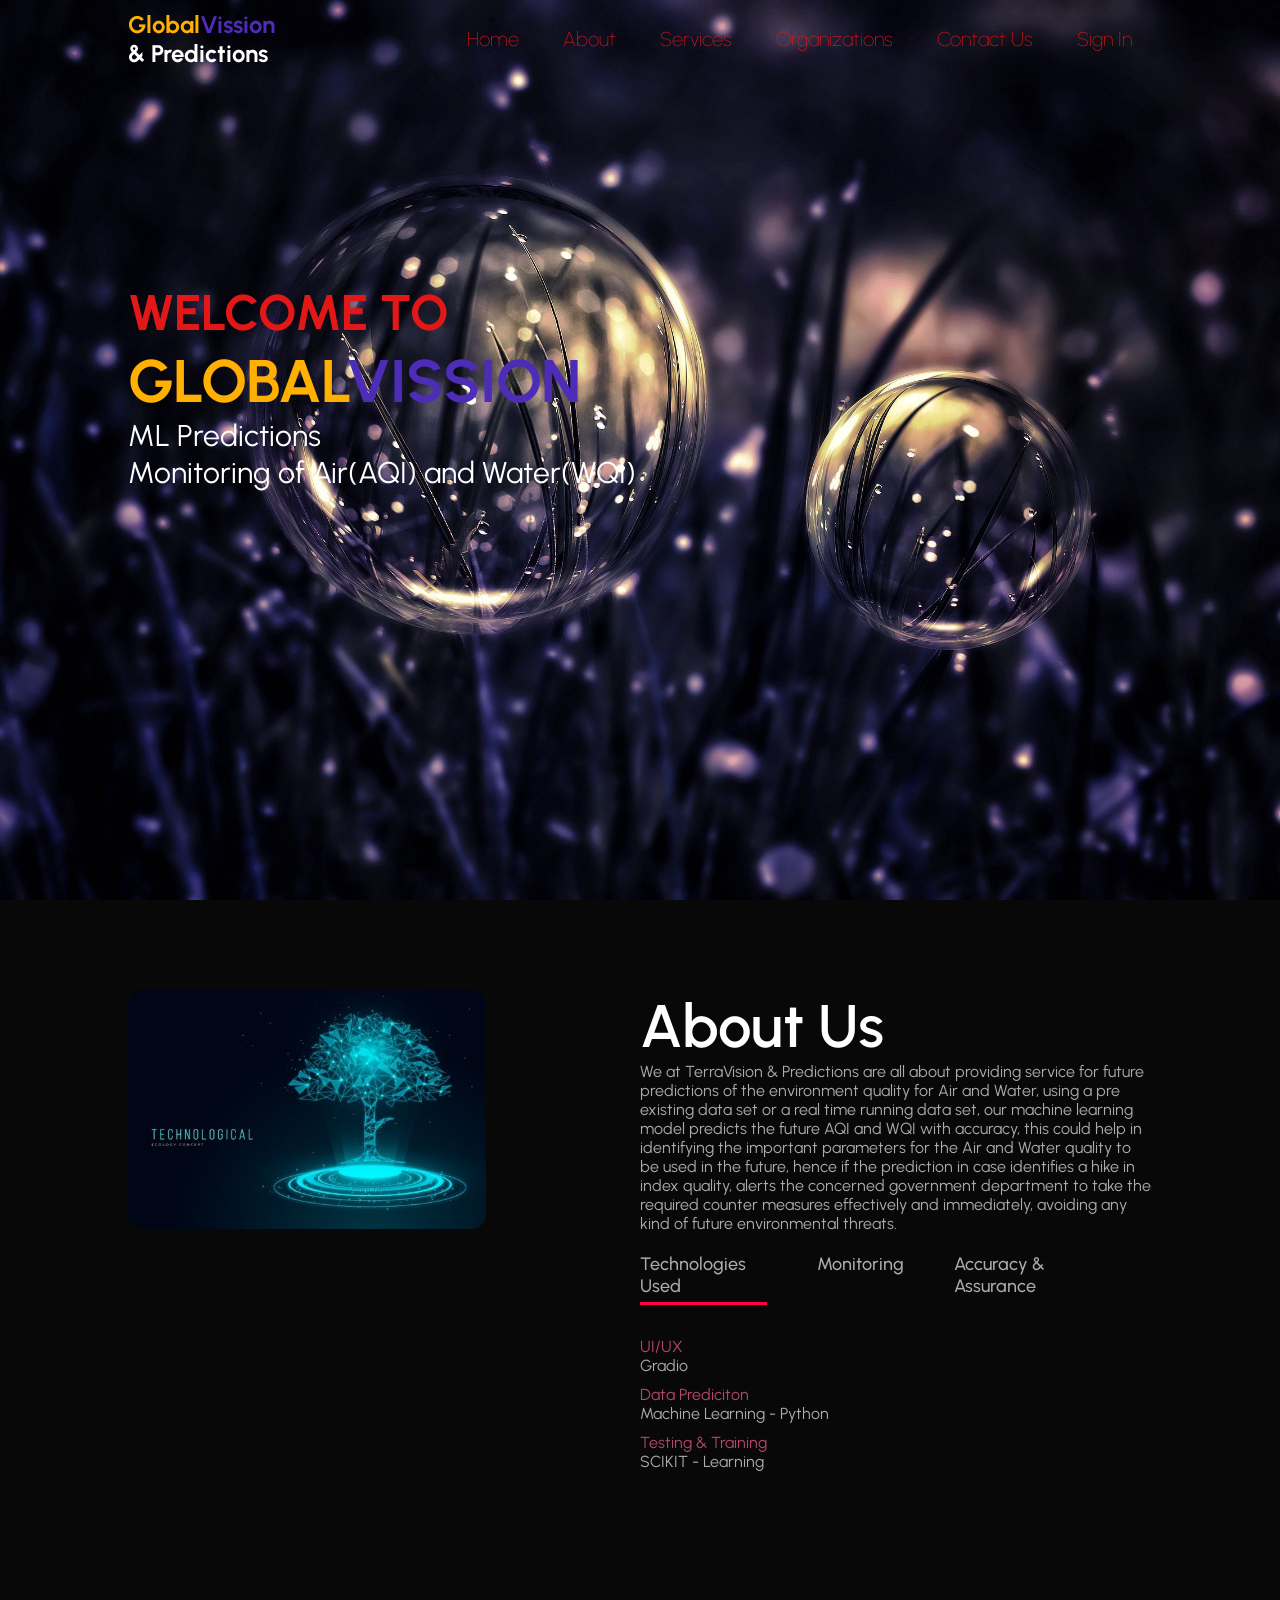
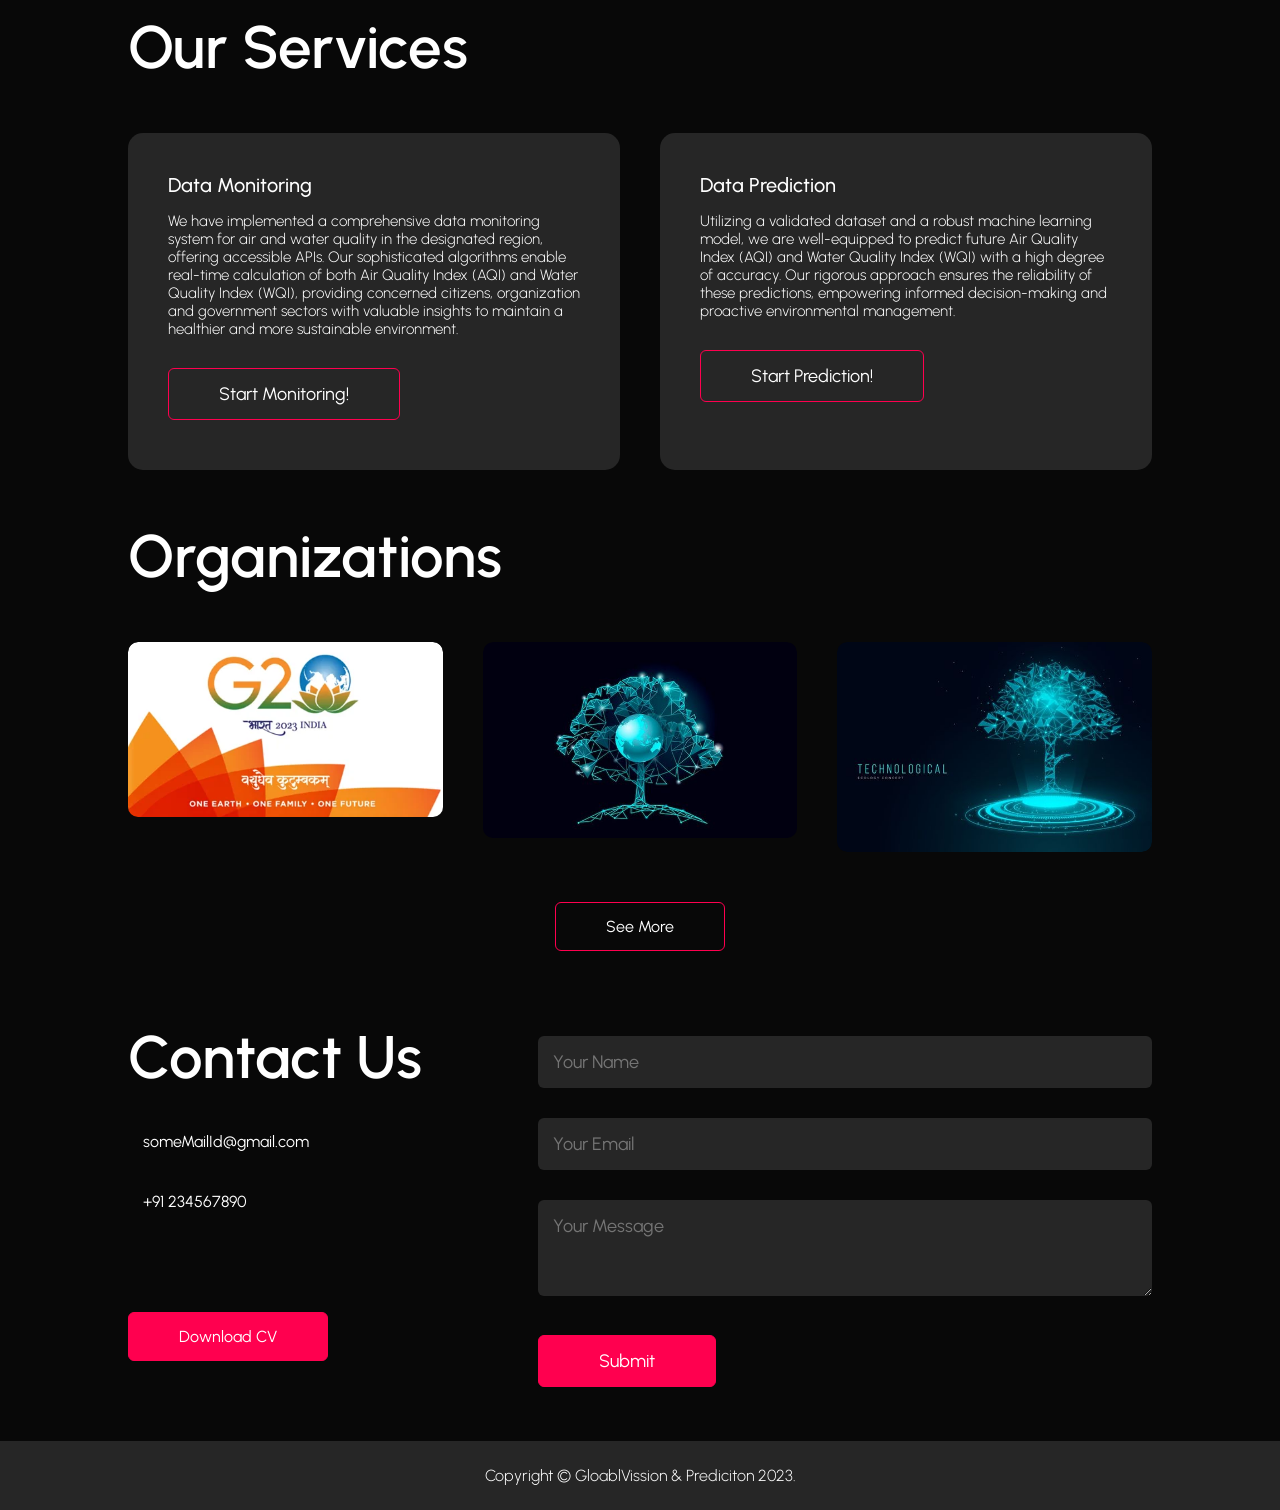
<file: website-UI/index.html>
<!DOCTYPE html>
<html lang="en">
<head>
    <meta charset="UTF-8">
    <meta http-equiv="X-UA-Compatible" content="IE=edge">
    <meta name="viewport" content="width=device-width, initial-scale=1.0">
    <title>GlobalVission</title>
    
    <!-- font -->
    <link rel="preconnect" href="https://fonts.googleapis.com">
    <link rel="preconnect" href="https://fonts.gstatic.com" crossorigin>
    <link href="https://fonts.googleapis.com/css2?family=Urbanist:wght@300&display=swap" rel="stylesheet">
    
    <!-- stylesheet -->
    <link rel="stylesheet" href="style.css"> 
    
    <!-- unicons -->
    <link rel="stylesheet" href="https://unicons.iconscout.com/release/v4.0.8/css/line.css">

    <!-- scriptsheet -->
    <link rel="script" href="script.js">
</head>
<body>
    <!------------------- header-------------------->
    <div id="header">
        <div class="container">
            <nav>
                <!-- logo -->
                <div class="logo">
                    <h1><span style="color: #FFB000;">Global</span><span style="color: #4D2DB7;">Vission</span> & Predictions</h1>
                </div>
                <ul id="sidemenu">
                    <!-- navigation bar -->
                    <li><a href="#header">Home</a></li>
                    <li><a href="#about">About</a></li>
                    <li><a href="#services">Services</a></li>
                    <li><a href="#portfolio">Organizations</a></li>
                    <li><a href="#contact">Contact Us</a></li>
                    <li><a href="login.html">Sign In</a></li>
                    <i class="uil uil-times" onclick="closemenu()"></i>
                </ul>
                <i class="uil uil-list-ul" onclick="openmenu()"></i>
            </nav>
            <div class="header-text">
                <h1> <span style="font-size: 50px;">WELCOME TO</span><br>
                    <span style="color: #FFB000;">GLOBAL</span><span style="color: #4D2DB7;">VISSION</span>
                </h1>
                <p>ML Predictions <br>Monitoring of Air(AQI) and Water(WQI) </p>
            </div> 
        </div>
    </div>

     <!-- ---------------------------------------------ABOUT ME------------------------------------------------ -->

    <div id="about">
        <div class="container">
            <div class="row">
                <div class="about-col-1">
                    <img src="images/35777f9ded02657183e0f5b96803efe0.jpg">
                </div>
                <div class="about-col-2">
                    <h1 class="sub-title">About Us</h1>
                    <p>We at TerraVision & Predictions are all about providing service for future predictions of the environment quality for Air and Water, 
                        using a pre existing data set or a real time running data set, our machine learning model predicts the future AQI and WQI with accuracy,
                        this could help in identifying the important parameters for the Air and Water quality to be used in the future, hence if the prediction 
                        in case identifies a hike in index quality, alerts the concerned government department to take the required counter measures effectively 
                        and immediately, avoiding any kind of future environmental threats. 
                    </p>
                    <div class="tab-titles">
                        <p class="tab-links active-link" onclick="opentab('skills')">Technologies Used</p>
                        <p class="tab-links" onclick="opentab('experience')">Monitoring</p>
                        <p class="tab-links" onclick="opentab('education')">Accuracy & Assurance</p>
                    </div>
                    <div class="tab-contents active-tab" id="skills">
                        <ul>
                            <li><span>UI/UX</span><br>Gradio</li>
                            <li><span>Data Prediciton</span><br>Machine Learning - Python</li>
                            <li><span>Testing & Training</span><br>SCIKIT - Learning</li>
                        </ul>
                    </div>
                    <div class="tab-contents" id="experience">
                        <ul>
                            <li><span>Pre Existent Data Sets</span><br>CSV files</li>
                            <li><span>Real Time Data Sets</span><br>Website URLs</li>      
                        </ul>
                    </div>
                    <div class="tab-contents" id="education">
                        <ul>
                            <li><span>Data Quality/Quantity</span><br>Valid Parameters and Reliable Data, ensures precise predictions.</li>
                            <li><span>Interdisciplinary Collaboration</span><br>Engage experts from multiple disciplines, including environmental science, meteorology, and data science, to ensure a comprehensive and accurate approach.</li>
                            <li><span>Model Transparency</span><br>Our model is transparent and interpretable. Explainable AI techniques can help stakeholders understand why the model makes certain predictions.</li>
                        </ul>
                    </div>
                </div>
            </div>
        </div>
    </div>

    <!-- ---------------------------------------------SERVICES------------------------------------------------ -->

    <div id="services">
        <div class="container">
            <div class="sub-title">Our Services</div>
            <div class="services-list">
                <div>
                    <i class="uil uil-mobile-android-alt"></i>
                    <h2>Data Monitoring</h2>
                    <p style="font-size: 15px;">
                        We have implemented a comprehensive data monitoring system for air and water quality in the designated region, offering accessible APIs.
                         Our sophisticated algorithms enable real-time calculation of both Air Quality Index (AQI) and Water Quality Index (WQI), providing 
                         concerned citizens, organization and government sectors with valuable insights to maintain a healthier and more sustainable environment.
                    </p>
                    <a href="data_monitoring.html">
                        <button id="prediction" class="predictionButton" style="font-size: 18px; color: white;">
                            Start Monitoring!
                        </button>
                    </a>
                </div>
                <div>
                    <i class="uil uil-layers-alt"></i>
                    <h2>Data Prediction</h2>
                    <p style="font-size: 15px;">
                        Utilizing a validated dataset and a robust machine learning model, we are well-equipped to predict future Air Quality Index (AQI) 
                        and Water Quality Index (WQI) with a high degree of accuracy. Our rigorous approach ensures the reliability of these predictions, 
                        empowering informed decision-making and proactive environmental management.
                    </p>
                    <a href="data_prediction.html">
                        <button id="prediction" class="predictionButton" style="font-size: 18px; color: white;">
                            Start Prediction!
                        </button>
                    </a>
                    <!-- <a id="prediction" style="font-size: 18px;">Start Prediction!</a> -->
                </div>

                
                <!-- <div>
                    <i class="uil uil-laptop"></i>
                    <h2>Web Development</h2>
                    <p>
                        Lorem ipsum dolor sit, suscipit natus quisquam 
                        itaque commodi temporibus molestiae at illo.
                    </p>
                    <a href="#">Learn More</a>
                </div> -->
            </div>
        </div>
    </div>

    <!-- ---------------------------------------------org----------------------------------------------- -->

    <div id="portfolio">
        <div class="container">
            <div class="sub-title">Organizations</div>
            <div class="work-list">
                <div class="work">
                    <img src="images/g2.png.webp">
                    <div class="layer">
                        <h3>ORG_1</h3>
                        <p>Basic description of how this organization is collaborating/providing</p>
                        <a href="#"><i class="uil uil-link"></i></a>
                    </div>
                </div>
                <div class="work">
                    <img src="images/1ab5fdc6a5124c89dbb766d4732052e1.jpg">
                    <div class="layer">
                        <h3>ORG_2</h3>
                        <p>Basic description of how this organization is collaborating/providing</p>
                        <a href="#"><i class="uil uil-link"></i></a>
                    </div>
                </div>
                <div class="work">
                    <img src="images/35777f9ded02657183e0f5b96803efe0.jpg">
                    <div class="layer">
                        <h3>ORG_3</h3>
                        <p>Basic description of how this organization is collaborating/providing</p>
                        <a href="#"><i class="uil uil-link"></i></a>
                    </div>
                </div>
            </div>
            <a href="#" class="btn">See More</a>
        </div>
    </div>

    <!-- --------------------------------------Contact Me------------------------- -->

    <div id="contact">
        <div class="container">
            <div class="row">
                <div class="contact-left">
                    <h1 class="sub-title">Contact Us</h1>
                    <p><i class="uil uil-laptop"></i>someMailId@gmail.com</p>
                    <p><i class="uil uil-phone"></i>+91 234567890</p>
                    <div class="social-icons">
                        <a href=""><i class="uil uil-instagram"></i></a>
                        <a href=""><i class="uil uil-github"></i></a>
                        <a href=""><i class="uil uil-twitter-alt"></i></a>
                        <a href=""><i class="uil uil-linkedin"></i></a>
                    </div>
                    <a href="images/CV.pdf" download class="btn btn2">Download CV</a>
                </div>
                <div class="contact-right">
                    <form name="submit-to-google-sheet">
                        <input type="text" name="Name" placeholder="Your Name" required>
                        <input type="email" name="Email ID" placeholder="Your Email" required>
                        <textarea name="Message" rows="3" placeholder="Your Message"></textarea>
                        <button type="submit" class="btn btn2">Submit</button>
                    </form>
                    <span id="msg"></span>
                </div>
            </div>
        </div>
        <div class="copyright">
            <p>Copyright © GloablVission & Prediciton 2023.</p>
        </div>
    </div>
    <script src="js/main.js"></script>
</body> 
</html>
</file>
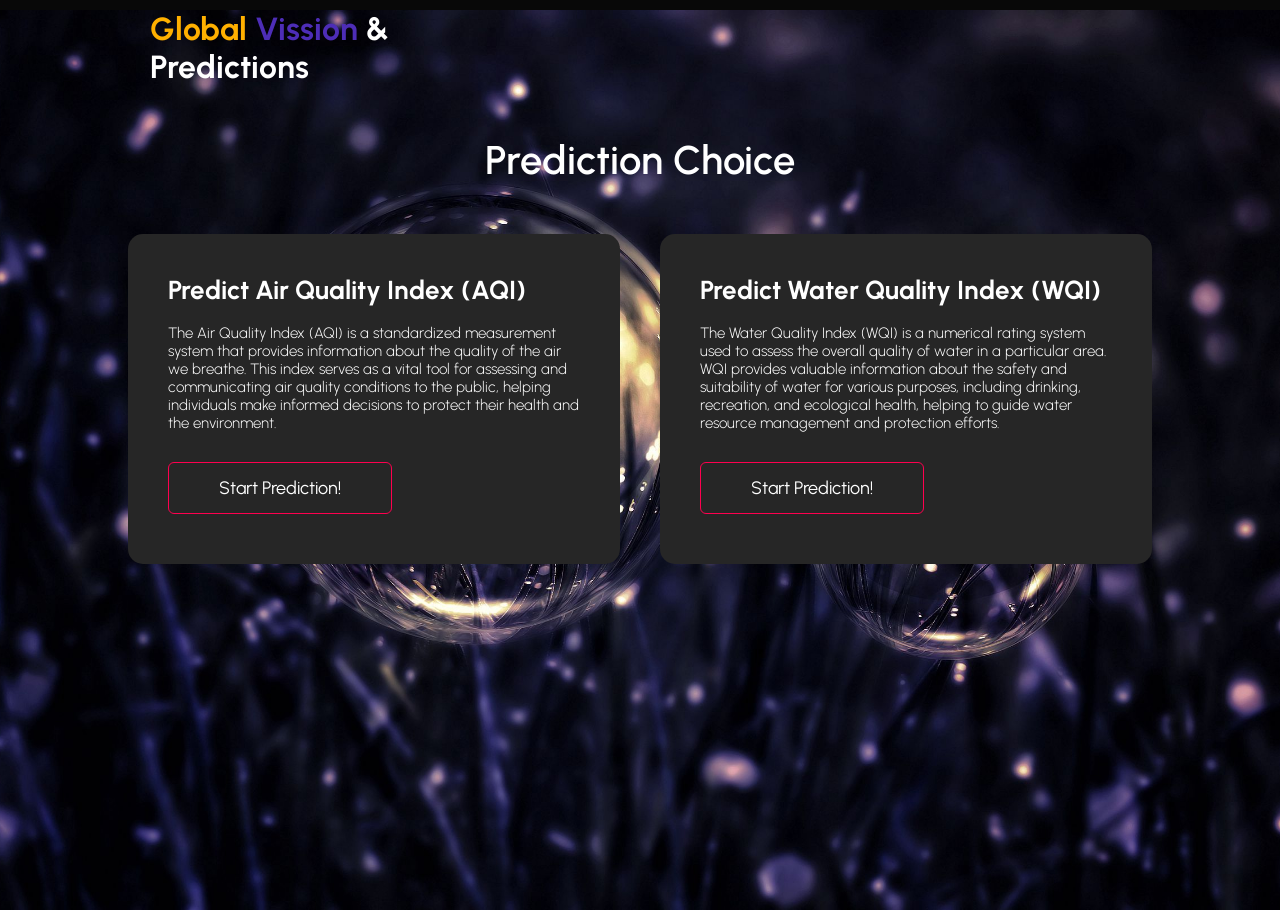
<file: website-UI/data_prediction.html>
<!DOCTYPE html>
<html lang="en">
<head>
    <meta charset="UTF-8">
    <meta name="viewport" content="width=device-width, initial-scale=1.0">
    <title>Data Prediction</title>

    <!-- font -->
    <link rel="preconnect" href="https://fonts.googleapis.com">
    <link rel="preconnect" href="https://fonts.gstatic.com" crossorigin>
    <link href="https://fonts.googleapis.com/css2?family=Urbanist:wght@300&display=swap" rel="stylesheet">
       
    <!-- stylesheet -->
    <link rel="stylesheet" href="style.css">    
       
    <!-- unicons -->
    <link rel="stylesheet" href="https://unicons.iconscout.com/release/v4.0.8/css/line.css">
    
    <!-- style -->
    <link rel="stylesheet" href="dataPrediction.css">
</head>

<body>

    <div id="header">
        <div class="logo">
            <h1>
                <span style="color: #FFB000;">Global</span>
                <span style="color: #4D2DB7;">Vission</span> 
                & Predictions
            </h1>
        </div>
        <div id="services">
            <div class="container">
                <div class="sub-title">Prediction Choice</div>
                <div class="services-list">
                    <div>
                        <i class="uil uil-mobile-android-alt"></i>
                        <h1>Predict Air Quality Index (AQI)</h2>
                        <p style="font-size: 15px;">
                            <br>
                            The Air Quality Index (AQI) is a standardized measurement system that 
                            provides information about the quality of the air we breathe.  This index serves 
                            as a vital tool for assessing and communicating air quality conditions to the public,
                             helping individuals make informed decisions to protect their health and the environment.
                        </p>
                        <a href="dashboard/dash.html">
                            <button id="prediction" class="predictionButton" style="font-size: 18px; color: white;">
                                Start Prediction!
                            </button>
                        </a>
                    </div>
                    <div>
                        <i class="uil uil-layers-alt"></i>
                        <h1>Predict Water Quality Index (WQI)</h2>
                        <p style="font-size: 15px;">
                            <br>
                            The Water Quality Index (WQI) is a numerical rating system used to assess the overall 
                            quality of water in a particular area. WQI provides valuable information about the safety 
                            and suitability of water for various purposes, including drinking, recreation, and 
                            ecological health, helping to guide water resource management and protection efforts.
                        </p>
                        <a href="dashboard/water_dash.html">
                            <button id="prediction" class="predictionButton" style="font-size: 18px; color: white;">
                                Start Prediction!
                            </button>
                        </a>
                        <!-- <a id="prediction" style="font-size: 18px;">Start Prediction!</a> -->
                    </div>
    
                    
                    <!-- <div>
                        <i class="uil uil-laptop"></i>
                        <h2>Web Development</h2>
                        <p>
                            Lorem ipsum dolor sit, suscipit natus quisquam 
                            itaque commodi temporibus molestiae at illo.
                        </p>
                        <a href="#">Learn More</a>
                    </div> -->
                </div>
            </div>
        </div>
    </div>
    
</body>
</html>
</html>
</file>
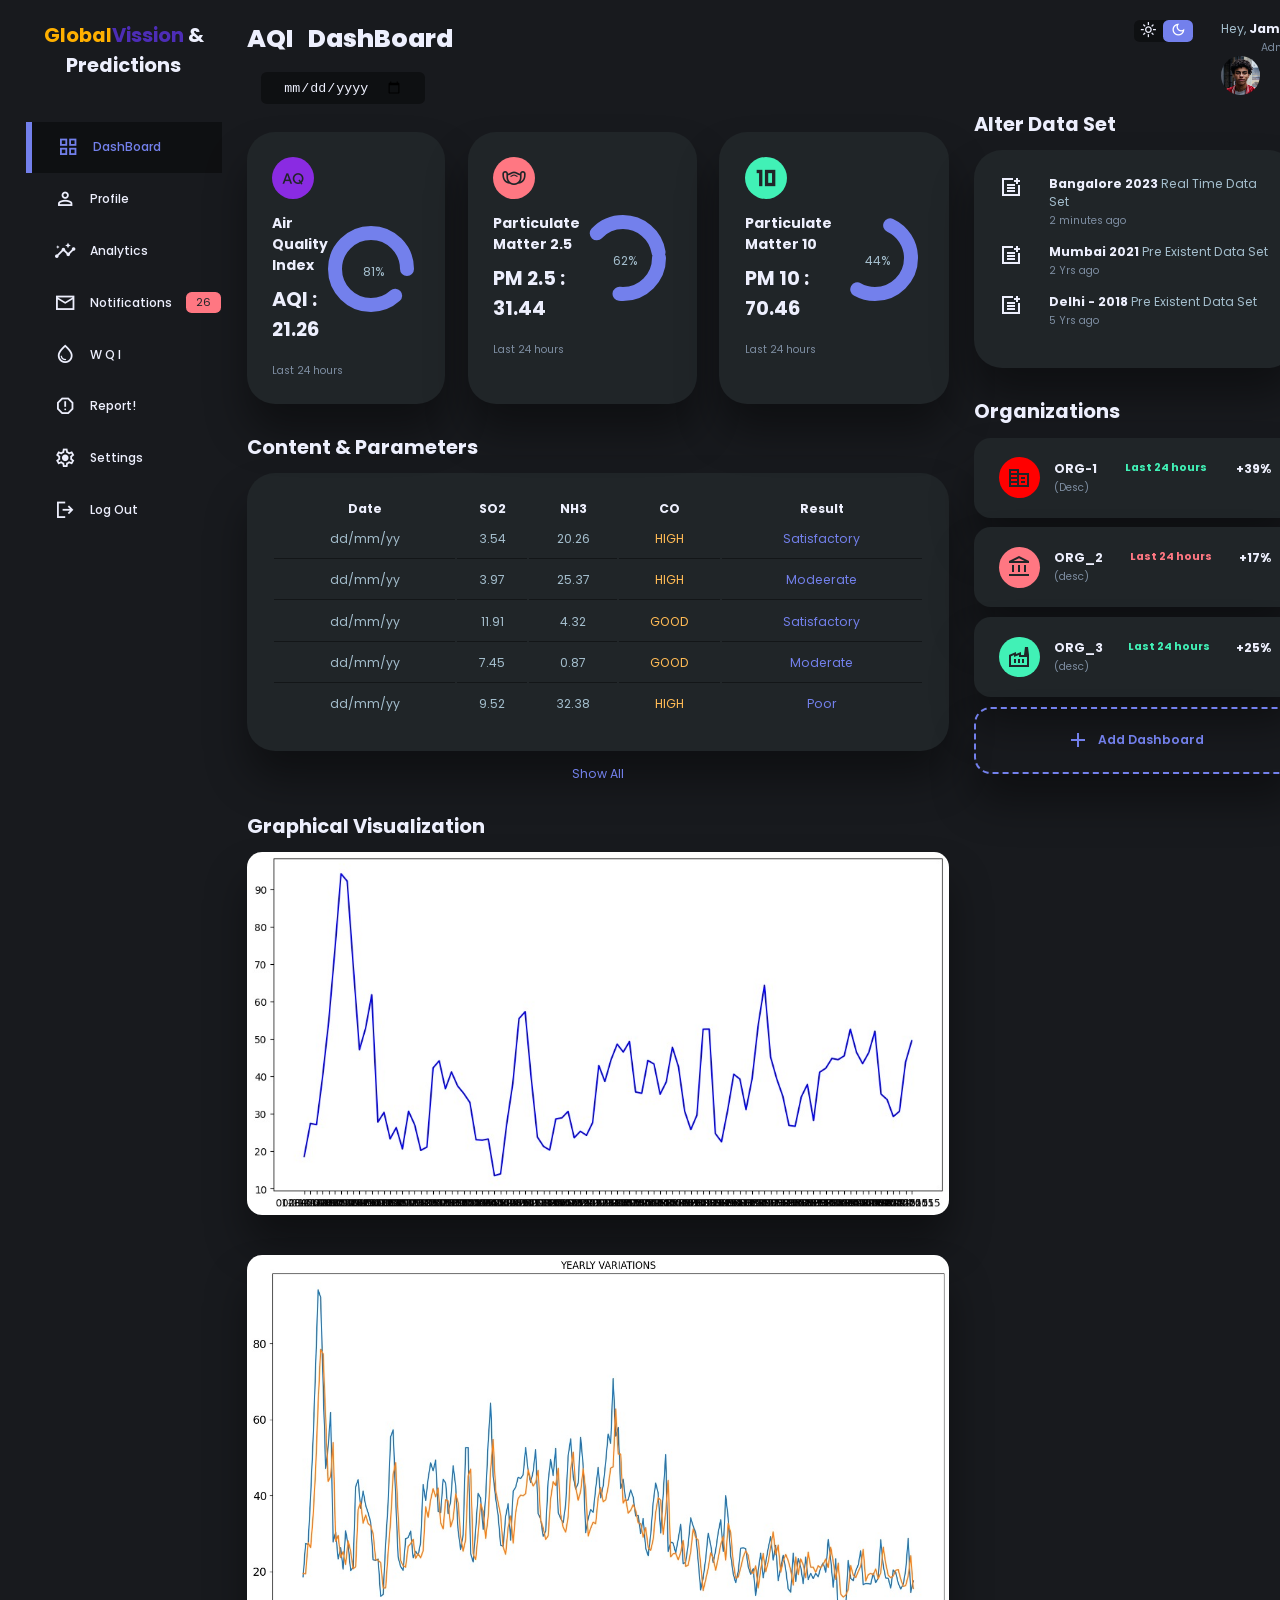
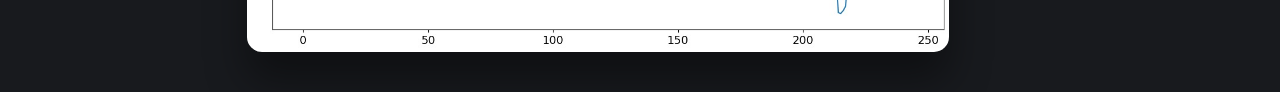
<file: website-UI/dashboard/dash.html>
<!DOCTYPE html>
<html lang="en">
<head>
    <meta charset="UTF-8">
    <meta name="viewport" content="width=device-width, initial-scale=1.0">
    <title>AQI DashBoard</title>
    <link rel="stylesheet" href="dash.css">

    <!-- icons -->
    <link href="https://fonts.googleapis.com/icon?family=Material+Icons+Sharp" rel="stylesheet">

    <link rel="stylesheet" href="https://fonts.googleapis.com/css2?family=Material+Symbols+Sharp:opsz,wght,FILL,GRAD@24,400,0,0" />
</head>
<body>
    <div class="container">
        <aside>
            <div class="top">
                <div class="logo">
                    <h2><span style="color: #FFB000;">Global</span><span style="color: #4D2DB7;">Vission</span> & Predictions</h2>
                </div>
                
                <div class="close" id="close-btn">
                    <span class="material-symbols-sharp">
                        <!-- close -->
                    </span>
                </div>
            </div>
                <div class="sidebar">
                    <a href="#" class="active">
                        <span class="material-symbols-sharp">
                            grid_view
                        </span>
                        <h3>DashBoard</h3>
                    </a>

                    <a href="#">
                        <span class="material-symbols-sharp">
                            person_outline
                        </span>
                        <h3>Profile</h3>
                    </a>

                    <!-- <a href="#">
                        <span class="material-symbols-sharp">
                            receipt_long
                        </span>
                        <h3>Orders</h3>
                    </a> -->

                    <a href="#">
                        <span class="material-symbols-sharp">
                            insights
                        </span>
                        <h3>Analytics</h3>
                    </a>

                    <a href="#">
                        <span class="material-symbols-sharp">
                            mail_outline
                        </span>
                        <h3>Notifications</h3>
                        <span class="message-count">26</span>
                    </a>

                    <a href="#">
                        <span class="material-symbols-sharp">
                            water_drop
                        </span>
                        <h3>W Q I</h3>
                    </a>

                    <a href="#">
                        <span class="material-symbols-sharp">
                            report
                        </span>
                        <h3>Report!</h3>
                    </a>

                    <a href="#">
                        <span class="material-symbols-sharp">
                            settings
                        </span>
                        <h3>Settings</h3>
                    </a>

                    <!-- <a href="#">
                        <span class="material-symbols-sharp">
                            add
                        </span>
                        <h3>Add Product</h3>
                    </a> -->

                    <a href="#">
                        <span class="material-symbols-sharp">
                            logout
                        </span>
                        <h3>Log Out</h3>
                    </a>
                </div>
        </aside>

        <!-- end of aside tag -->

        <main>
            <h1>
                AQI &nbsp; DashBoard
            </h1>

            <div class="date">
                <input type="date">
            </div>

            <div class="insights">

                <div class="sales">
                    <span class="material-symbols-sharp">
                        aq
                    </span>
                    <div class="middle">
                        <div class="left">
                            <h3>Air Quality Index</h3>
                            <h2>AQI : 21.26</h2>
                        </div>
                        <div class="progress">
                            <svg>
                                <circle cx="38" cy="38" r="36"></circle>
                            </svg>
                            <div class="number">
                                <p>81%</p>
                            </div>
                        </div>
                    </div>
                    <small class="text-muted">Last 24 hours</small>
                </div>
                <!-- end of sales -->

                <div class="expenses">
                    <span class="material-symbols-sharp">
                        masks
                    </span>
                    <div class="middle">
                        <div class="left">
                            <h3>Particulate Matter 2.5</h3>
                            <h2>PM 2.5 : 31.44</h2>
                        </div>
                        <div class="progress">
                            <svg>
                                <circle cx="38" cy="38" r="36"></circle>
                            </svg>
                            <div class="number">
                                <p>62%</p>
                            </div>
                        </div>
                    </div>
                    <small class="text-muted">Last 24 hours</small>
                </div>
                <!-- end of expenses -->

                <div class="income">
                    <span class="material-symbols-sharp">
                        timer_10
                    </span>
                    <div class="middle">
                        <div class="left">
                            <h3>Particulate Matter 10</h3>
                            <h2>PM 10 : 70.46</h2>
                        </div>
                        <div class="progress">
                            <svg>
                                <circle cx="38" cy="38" r="36"></circle>
                            </svg>
                            <div class="number">
                                <p>44%</p>
                            </div>
                        </div>
                    </div>
                    <small class="text-muted">Last 24 hours</small>
                </div>
                <!-- end of income -->
            </div>
            <!-- end of insights -->

            <div class="recent-orders">
                <h2>Content & Parameters</h2>
                <table>
                    <thread>
                        <tr>
                            <th>Date</th>
                            <th>SO2</th>
                            <th>NH3</th>
                            <th>CO</th>
                            <th>Result</th>
                        </tr>
                    </thread>
                    <tbody>
                        <tr>
                            <td>dd/mm/yy</td>
                            <td>3.54</td>
                            <td>20.26</td>
                            <td class="warning">HIGH</td>
                            <td class="primary">Satisfactory</td>
                        </tr>

                        <tr>
                            <td>dd/mm/yy</td>
                            <td>3.97</td>
                            <td>25.37</td>
                            <td class="warning">HIGH</td>
                            <td class="primary">Modeerate</td>
                        </tr>

                        <tr>
                            <td>dd/mm/yy</td>
                            <td>11.91</td>
                            <td>4.32</td>
                            <td class="warning">GOOD</td>
                            <td class="primary">Satisfactory</td>
                        </tr>

                        <tr>
                            <td>dd/mm/yy</td>
                            <td>7.45</td>
                            <td>0.87</td>
                            <td class="warning">GOOD</td>
                            <td class="primary">Moderate</td>
                        </tr>

                        <tr>
                            <td>dd/mm/yy</td>
                            <td>9.52</td>
                            <td>32.38</td>
                            <td class="warning">HIGH</td>
                            <td class="primary">Poor</td>
                        </tr>
                    </tbody>
                </table>
                <a href="#">Show All</a>
            </div>

            <!-- DIV FOR GRAPH VISUALS -->
            
            <div class="recent-orders">
                <h2>Graphical Visualization</h2>
                <img class="graphIMG" src="./images/WhatsApp Image 2023-09-15 at 13.26.12.jpeg" alt="">
                <img class="graphIMG" src="./images/WhatsApp Image 2023-09-15 at 13.26.22.jpeg" alt="">
            </div>
        </main>
        <!-- END OF MAIN -->

        <div class="right">
            <div class="top">
                <button id="menu-btn">
                    <span class="material-symbols-sharp">
                        menu
                    </span>
                </button>
                <div class="theme-toggler">
                    <span class="material-symbols-sharp">
                        light_mode
                    </span>
                    <span class="material-symbols-sharp active">
                        dark_mode
                    </span>
                </div>
                <div class="profile" >
                    <div class="info">
                        <p>Hey, <b>James</b></p>
                        <small class="text-muted">Admin</small>
                    </div>
                    <div class="profile-photo">
                        <img src="./images/profile-1.jpg" style="margin-right: 1px;">
                    </div>
                </div>
            </div>
            <!-- END OF TOP -->
            
            <div class="recent-updates">
                <h2>Alter Data Set</h2>
                <div class="updates">
                    <div class="update">
                        <div class="icon">
                            <span class="material-symbols-sharp">
                                post_add
                            </span>
                        </div>    
                        <div class="message">
                            <p><b>Bangalore 2023</b> Real Time Data Set</p>
                            <small class="text-muted">2 minutes ago</small>
                        </div>
                    </div>

                    <div class="update">
                        <div class="icon">
                            <span class="material-symbols-sharp">
                                post_add
                            </span>
                        </div>    
                        <div class="message">
                            <p><b>Mumbai 2021</b> Pre Existent Data Set</p>
                            <small class="text-muted">2 Yrs ago</small>
                        </div>
                    </div>

                    <div class="update">
                        <div class="icon">
                            <span class="material-symbols-sharp">
                                post_add
                            </span>
                        </div>    
                        <div class="message">
                            <p><b>Delhi - 2018</b> Pre Existent Data Set</p>
                            <small class="text-muted">5 Yrs ago</small>
                        </div>
                    </div>
                </div>
            </div>
            <!-- END OF RECENT UPDATES -->

            <div class="sales-analytics">
                <h2>Organizations</h2>
                <div class="item online">
                    <div class="icon">
                        <span class="material-symbols-sharp">
                            corporate_fare
                        </span>
                    </div>

                    <div class="right">
                        <div class="info">
                            <h3>ORG-1</h3>
                            <small class="text-muted">(Desc)</small>
                        </div>
                        <h5 class="success">Last 24 hours</h5>
                        <h3>+39%</h3>
                    </div>
                </div>
                
                <div class="item offline">
                    <div class="icon">
                        <span class="material-symbols-sharp">
                            account_balance
                        </span>
                    </div>

                    <div class="right">
                        <div class="info">
                            <h3>ORG_2</h3>
                            <small class="text-muted">(desc)</small>
                        </div>
                        <h5 class="danger">Last 24 hours</h5>
                        <h3>+17%</h3>
                    </div>
                </div>

                <div class="item customers">
                    <div class="icon">
                        <span class="material-symbols-sharp">
                            factory
                        </span>
                    </div>

                    <div class="right">
                        <div class="info">
                            <h3>ORG_3</h3>
                            <small class="text-muted">(desc)</small>
                        </div>
                        <h5 class="success">Last 24 hours</h5>
                        <h3>+25%</h3>
                    </div>
                </div>
                <div class="item add-product">
                    <div>
                        <span class="material-symbols-sharp">
                            add
                        </span>
                        <h3>Add Dashboard</h3>
                    </div>
                </div>
            </div>
        </div>
    </div>
    <script src="./dashScript.js"></script>
</body>
</html>
</file>
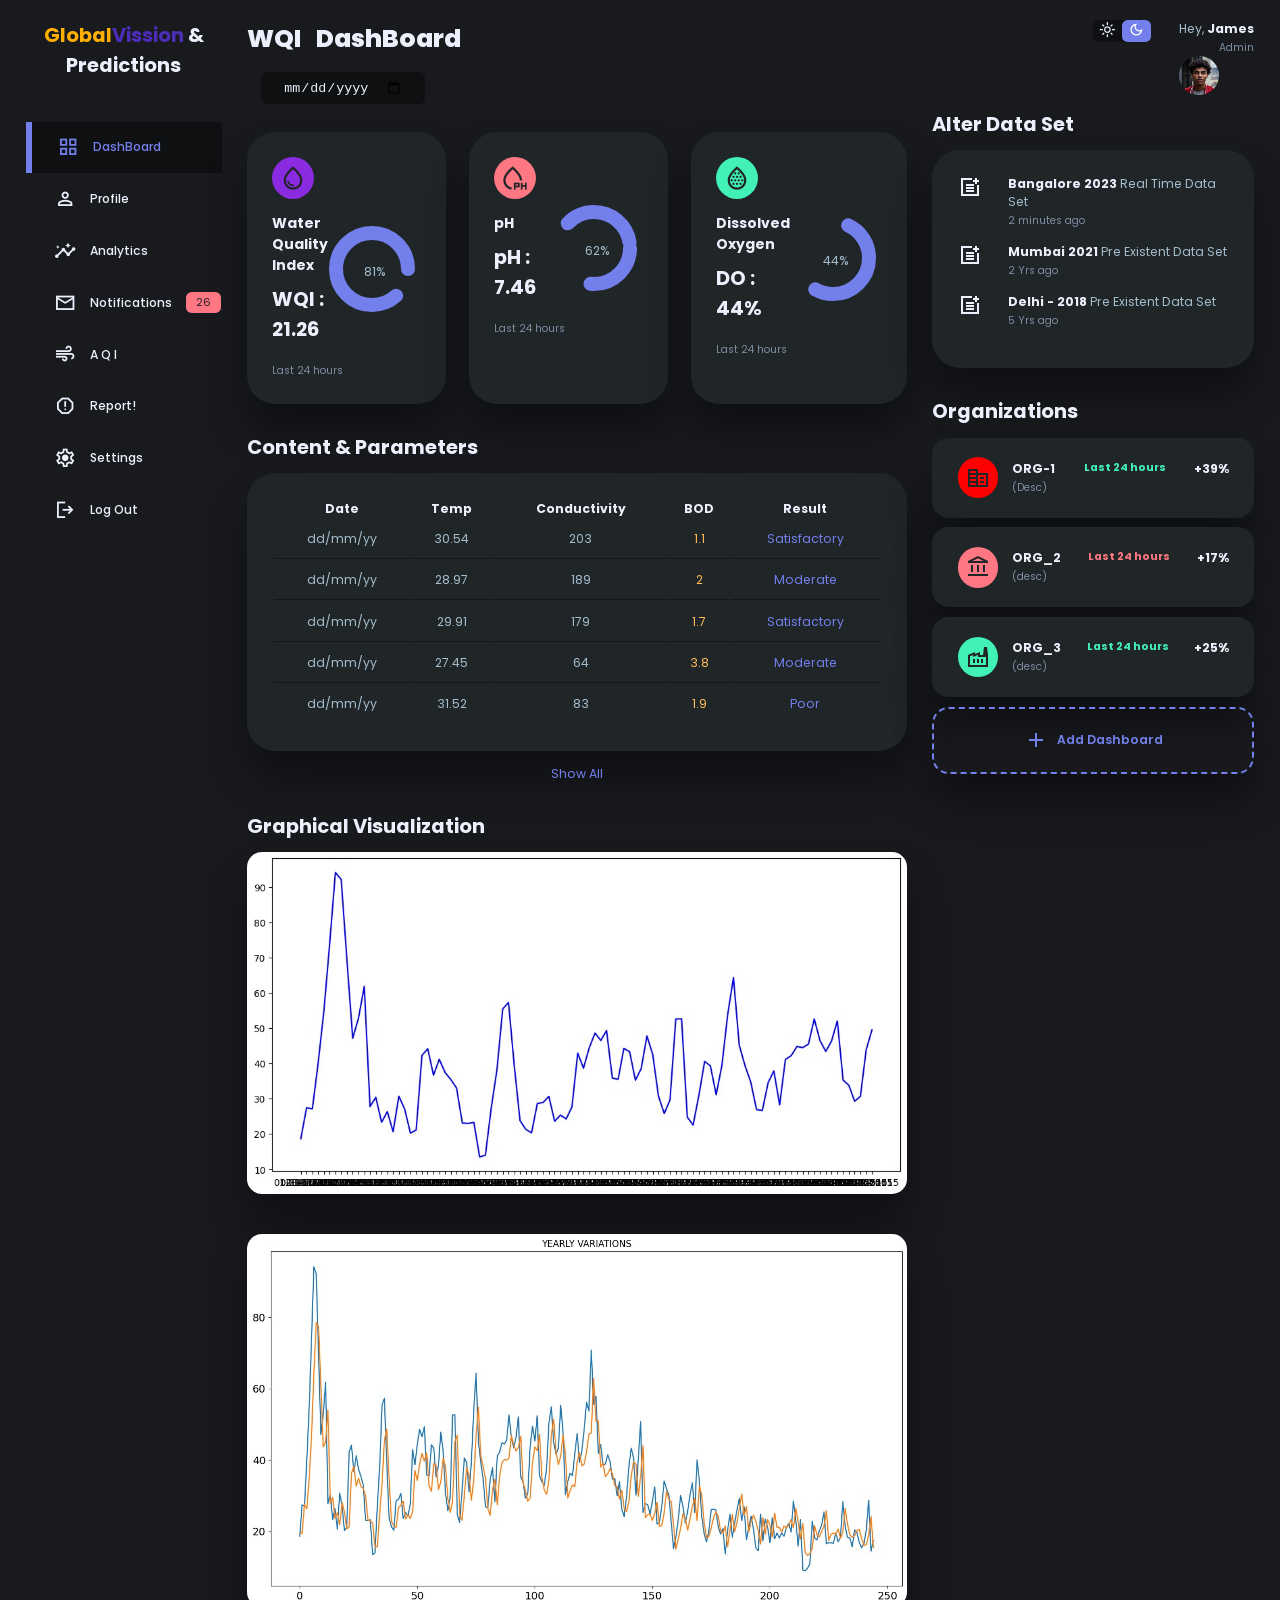
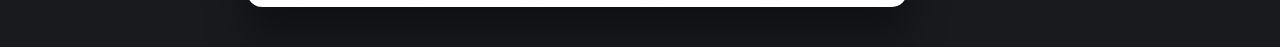
<file: website-UI/dashboard/water_dash.html>
<!DOCTYPE html>
<html lang="en">
<head>
    <meta charset="UTF-8">
    <meta name="viewport" content="width=device-width, initial-scale=1.0">
    <title>WQI DashBoard</title>
    <link rel="stylesheet" href="dash.css">

    <!-- icons -->
    <link href="https://fonts.googleapis.com/icon?family=Material+Icons+Sharp" rel="stylesheet">

    <link rel="stylesheet" href="https://fonts.googleapis.com/css2?family=Material+Symbols+Sharp:opsz,wght,FILL,GRAD@24,400,0,0" />
</head>
<body>
    <div class="container">
        <aside>
            <div class="top">
                <div class="logo">
                    <h2><span style="color: #FFB000;">Global</span><span style="color: #4D2DB7;">Vission</span> & Predictions</h2>
                </div>
                
                <div class="close" id="close-btn">
                    <span class="material-symbols-sharp">
                        <!-- close -->
                    </span>
                </div>
            </div>
                <div class="sidebar">
                    <a href="#" class="active">
                        <span class="material-symbols-sharp">
                            grid_view
                        </span>
                        <h3>DashBoard</h3>
                    </a>

                    <a href="#">
                        <span class="material-symbols-sharp">
                            person_outline
                        </span>
                        <h3>Profile</h3>
                    </a>

                    <!-- <a href="#">
                        <span class="material-symbols-sharp">
                            receipt_long
                        </span>
                        <h3>Orders</h3>
                    </a> -->

                    <a href="#">
                        <span class="material-symbols-sharp">
                            insights
                        </span>
                        <h3>Analytics</h3>
                    </a>

                    <a href="#">
                        <span class="material-symbols-sharp">
                            mail_outline
                        </span>
                        <h3>Notifications</h3>
                        <span class="message-count">26</span>
                    </a>

                    <a href="#">
                        <span class="material-symbols-sharp">
                            air
                        </span>
                        <h3>A Q I</h3>
                    </a>

                    <a href="#">
                        <span class="material-symbols-sharp">
                            report
                        </span>
                        <h3>Report!</h3>
                    </a>

                    <a href="#">
                        <span class="material-symbols-sharp">
                            settings
                        </span>
                        <h3>Settings</h3>
                    </a>

                    <!-- <a href="#">
                        <span class="material-symbols-sharp">
                            add
                        </span>
                        <h3>Add Product</h3>
                    </a> -->

                    <a href="#">
                        <span class="material-symbols-sharp">
                            logout
                        </span>
                        <h3>Log Out</h3>
                    </a>
                </div>
        </aside>

        <!-- end of aside tag -->

        <main>
            <h1>
                WQI &nbsp; DashBoard
            </h1>

            <div class="date">
                <input type="date">
            </div>

            <div class="insights">

                <div class="sales">
                    <span class="material-symbols-sharp">
                        water_drop
                    </span>
                    <div class="middle">
                        <div class="left">
                            <h3>Water Quality Index</h3>
                            <h2>WQI : 21.26</h2>
                        </div>
                        <div class="progress">
                            <svg>
                                <circle cx="38" cy="38" r="36"></circle>
                            </svg>
                            <div class="number">
                                <p>81%</p>
                            </div>
                        </div>
                    </div>
                    <small class="text-muted">Last 24 hours</small>
                </div>
                <!-- end of sales -->

                <div class="expenses">
                    <span class="material-symbols-sharp">
                        water_ph
                    </span>
                    <div class="middle">
                        <div class="left">
                            <h3>pH</h3>
                            <h2>pH : 7.46</h2>
                        </div>
                        <div class="progress">
                            <svg>
                                <circle cx="38" cy="38" r="36"></circle>
                            </svg>
                            <div class="number">
                                <p>62%</p>
                            </div>
                        </div>
                    </div>
                    <small class="text-muted">Last 24 hours</small>
                </div>
                <!-- end of expenses -->

                <div class="income">
                    <span class="material-symbols-sharp">
                        water_do
                    </span>
                    <div class="middle">
                        <div class="left">
                            <h3>Dissolved Oxygen</h3>
                            <h2>DO : 44%</h2>
                        </div>
                        <div class="progress">
                            <svg>
                                <circle cx="38" cy="38" r="36"></circle>
                            </svg>
                            <div class="number">
                                <p>44%</p>
                            </div>
                        </div>
                    </div>
                    <small class="text-muted">Last 24 hours</small>
                </div>
                <!-- end of income -->
            </div>
            <!-- end of insights -->

            <div class="recent-orders">
                <h2>Content & Parameters</h2>
                <table>
                    <thread>
                        <tr>
                            <th>Date</th>
                            <th>Temp</th>
                            <th>Conductivity</th>
                            <th>BOD</th>
                            <th>Result</th>
                        </tr>
                    </thread>
                    <tbody>
                        <tr>
                            <td>dd/mm/yy</td>
                            <td>30.54</td>
                            <td>203</td>
                            <td class="warning">1.1</td>
                            <td class="primary">Satisfactory</td>
                        </tr>

                        <tr>
                            <td>dd/mm/yy</td>
                            <td>28.97</td>
                            <td>189</td>
                            <td class="warning">2</td>
                            <td class="primary">Moderate</td>
                        </tr>

                        <tr>
                            <td>dd/mm/yy</td>
                            <td>29.91</td>
                            <td>179</td>
                            <td class="warning">1.7</td>
                            <td class="primary">Satisfactory</td>
                        </tr>

                        <tr>
                            <td>dd/mm/yy</td>
                            <td>27.45</td>
                            <td>64</td>
                            <td class="warning">3.8</td>
                            <td class="primary">Moderate</td>
                        </tr>

                        <tr>
                            <td>dd/mm/yy</td>
                            <td>31.52</td>
                            <td>83</td>
                            <td class="warning">1.9</td>
                            <td class="primary">Poor</td>
                        </tr>
                    </tbody>
                </table>
                <a href="#">Show All</a>
            </div>

            <!-- div for graphical visualizations -->
            <div class="recent-orders">
                <h2>Graphical Visualization</h2>
                <img class="graphIMG" src="./images/WhatsApp Image 2023-09-15 at 13.26.12.jpeg" alt="">
                <img class="graphIMG" src="./images/WhatsApp Image 2023-09-15 at 13.26.22.jpeg" alt="">
            </div>
        </main>
        <!-- END OF MAIN -->

        <div class="right">
            <div class="top">
                <button id="menu-btn">
                    <span class="material-symbols-sharp">
                        menu
                    </span>
                </button>
                <div class="theme-toggler">
                    <span class="material-symbols-sharp">
                        light_mode
                    </span>
                    <span class="material-symbols-sharp active">
                        dark_mode
                    </span>
                </div>
                <div class="profile" >
                    <div class="info">
                        <p>Hey, <b>James</b></p>
                        <small class="text-muted">Admin</small>
                    </div>
                    <div class="profile-photo">
                        <img src="./images/profile-1.jpg" style="margin-right: 1px;">
                    </div>
                </div>
            </div>
            <!-- END OF TOP -->
            
            <div class="recent-updates">
                <h2>Alter Data Set</h2>
                <div class="updates">
                    <div class="update">
                        <div class="icon">
                            <span class="material-symbols-sharp">
                                post_add
                            </span>
                        </div>    
                        <div class="message">
                            <p><b>Bangalore 2023</b> Real Time Data Set</p>
                            <small class="text-muted">2 minutes ago</small>
                        </div>
                    </div>

                    <div class="update">
                        <div class="icon">
                            <span class="material-symbols-sharp">
                                post_add
                            </span>
                        </div>    
                        <div class="message">
                            <p><b>Mumbai 2021</b> Pre Existent Data Set</p>
                            <small class="text-muted">2 Yrs ago</small>
                        </div>
                    </div>

                    <div class="update">
                        <div class="icon">
                            <span class="material-symbols-sharp">
                                post_add
                            </span>
                        </div>    
                        <div class="message">
                            <p><b>Delhi - 2018</b> Pre Existent Data Set</p>
                            <small class="text-muted">5 Yrs ago</small>
                        </div>
                    </div>
                </div>
            </div>
            <!-- END OF RECENT UPDATES -->

            <div class="sales-analytics">
                <h2>Organizations</h2>
                <div class="item online">
                    <div class="icon">
                        <span class="material-symbols-sharp">
                            corporate_fare
                        </span>
                    </div>

                    <div class="right">
                        <div class="info">
                            <h3>ORG-1</h3>
                            <small class="text-muted">(Desc)</small>
                        </div>
                        <h5 class="success">Last 24 hours</h5>
                        <h3>+39%</h3>
                    </div>
                </div>
                
                <div class="item offline">
                    <div class="icon">
                        <span class="material-symbols-sharp">
                            account_balance
                        </span>
                    </div>

                    <div class="right">
                        <div class="info">
                            <h3>ORG_2</h3>
                            <small class="text-muted">(desc)</small>
                        </div>
                        <h5 class="danger">Last 24 hours</h5>
                        <h3>+17%</h3>
                    </div>
                </div>

                <div class="item customers">
                    <div class="icon">
                        <span class="material-symbols-sharp">
                            factory
                        </span>
                    </div>

                    <div class="right">
                        <div class="info">
                            <h3>ORG_3</h3>
                            <small class="text-muted">(desc)</small>
                        </div>
                        <h5 class="success">Last 24 hours</h5>
                        <h3>+25%</h3>
                    </div>
                </div>
                <div class="item add-product">
                    <div>
                        <span class="material-symbols-sharp">
                            add
                        </span>
                        <h3>Add Dashboard</h3>
                    </div>
                </div>
            </div>
        </div>
    </div>
    <script src="./dashScript.js"></script>
</body>
</html>
</file>
<file: website-UI/style.css>
/* google fonts */
@import url('https://fonts.googleapis.com/css2?family=Poppins:wght@400;500;600&display=swap');

/* header section */

*{
    margin: 0;
    padding: 0;
    font-family: 'Urbanist', sans-serif;
    box-sizing: border-box;    
}

html{
    scroll-behavior: smooth;
}

body{
    background: #080808 ;
    color: #fff;
}

#header{
    width: 100%;
    height: 100vh;
    background-image: url(images/wallhaven-726eq9.jpg);
    background-size: cover;
    background-position: center;
}

.container{
    padding: 10px 10%;
}

/* navigaition bar positioning */

nav{
    display: flex;
    align-items: center;
    justify-content: space-between;
    flex-wrap: wrap;
}

/* logo */

.logo{
    width: 140px;
}


/* navigation bar listing style */

nav ul li{
    display: inline-block;
    list-style: none;
    margin: 10px 20px; 
}

nav ul li a{
    color: #e21818;
    text-decoration: none;
    font-size: 20px;
    font-weight: 50;
    position: relative;
}

nav ul li a::after{
    content: '';
    width: 0%;
    height: 3px;
    background-color: #ff004f;
    position: absolute;
    left: 0;
    bottom: -6px;
    transition: 0.5s; 
}

nav ul li a:hover::after{
    width: 100%;
}


/* header text */

.header-text{
    margin-top: 20%;
    font-size: 30px;
    color: white;
}

.header-text h1{
    font-size: 60px;
    margin-top: 21px;
}

.header-text h1 span{
    color: #e21818;
}


/* --------------about----------- */

#about{
    padding: 80px 0px;
    color: #ababab;
}

.row{
    display: flex;
    justify-content: space-between;
    flex-wrap: wrap;
}

.about-col-1{
    flex-basis: 35%;
}

.about-col-1 img{
    width: 100%;
    border-radius: 15px;
}

.about-col-2{
    flex-basis: 50%;
}

.sub-title{
    font-size: 60px;
    font-weight: 600;
    color: #fff;
}

.tab-titles{
    display: flex;
    margin: 20px 0px 40px;
}

.tab-links{
    margin-right: 50px;
    font-size: 18px;
    font-weight: 500;
    cursor: pointer;
    position: relative;
}

.tab-links::after{
    content: '';
    width: 0;
    height: 3px;
    background-color: #ff004f;
    position: absolute;
    left: 0;
    bottom: -8px;
    transition: 0.5s;
}

.tab-links.active-link::after{
    width: 100%;
}

.tab-contents ul li{
    list-style: none;
    margin: 10px 0px;
}

.tab-contents ul li span{
    color:  #b54769;
    font-size: 16px;
}

.tab-contents{
    display: none;
}

.tab-contents.active-tab{
    display: block;
}

/* ---------------------------SERVICES------------------------ */

#services{
    padding: 30px 0px;
}

.services-list{
    display: grid;
    grid-template-columns: repeat(auto-fit, minmax(250px,1fr));
    grid-gap: 40px;
    margin-top: 50px;
}

.services-list div{
    background-color: #262626;
    padding: 40px;
    font-size: 13px;
    font-weight: 300;
    border-radius: 15px;
    transition: background-color 0.5s, transform 0.5s;
}

.services-list div i{
    font-size: 40px;
    margin-bottom: 30px;
}

.services-list div h2{
    font-size: 20px;
    font-weight:500;
    margin-bottom: 15px;
}

.services-list div a{
    text-decoration: none;
    color:#fff;
    margin-top: 20px;
    font-size: 12px;
    display: inline-block;
}

.services-list div:hover{
    background-color: #ff004f;
    transform: translate(-10px);
}

.predictionButton{
    display: block;
    margin: 10px auto;
    width: fit-content;
    border: 1px solid #ff004f;
    padding: 14px 50px;
    border-radius: 6px;
    text-decoration: none;
    background:#262626;
    transition: background-color 0.7s;
}

.predictionButton :hover{
    color: #ff004f;
}


/* ------------------ORG-------------------- */

#portfolio{
    padding: 50x 0px;
}

.work-list{
    display: grid;
    grid-template-columns: repeat(auto-fit, minmax(250px,1fr));
    grid-gap: 40px;
    margin-top: 50px;
}

.work{
    border-radius: 10px;
    position: relative;
    overflow: hidden;
}

.work img{
    width: 100%;
    border-radius: 10px;
    display: block;
    transition: transform 0.5%;
}

.layer{
    width: 100%;
    height: 0;
    background: linear-gradient(rgba(0,0,0,0.6),#ff004f);
    border-radius: 10px;
    position: absolute;
    left: 0;
    bottom: 0;
    overflow: hidden;
    display: flex;
    align-items: center;
    justify-content: center; /*postitoning the 3 (n elements(images in this case))*/
    flex-direction: column;
    padding: 0px 40px;
    text-align: center;
    font-size: 14px;
    transition: 0.7s;
}

.layer h3{
    font-weight: 500;
    margin-bottom: 20px;
}

.layer a{
    margin-top: 20px;
    color: #ff004f;
    text-decoration: none;
    background: #fff;
    font-size: 18px;
    width: 40px;
    height: 40px;
    border-radius: 50%;
    text-align: center;
}

.work:hover img{
    transform: scale(1.1);
}

.work:hover .layer{
    height: 100%;
}

.btn{
    display: block;
    margin: 50px auto;
    width: fit-content;
    border: 1px solid #ff004f;
    padding: 14px 50px;
    border-radius: 6px;
    text-decoration: none;
    color: #fff;
    transition: background-color 0.7s;
}

.btn:hover{
    background-color: #ff004f;
}

/* --------------------------contact----------------------------- */

.contact-left{
    flex-basis: 35%;
}

.contact-right{
    flex-basis: 60%;
}

.contact-left p{
    margin-top: 30px;
}

.contact-left p i{
    color: #ff004f;
    margin-right: 15px;
    font-size: 25px;
}

.social-icons{
    margin-top: 30px;
}

.social-icons a{
    text-decoration: none;
    font-size: 30px;
    margin-right: 15px;
    color: #ababab;
    display: inline-block;
    transition: transform 0.5s;
}

.social-icons a:hover{
    color: #ff004f;
    transform: translateY(-5px);
}

.btn.btn2{
    display: inline-block;
    background: #ff004f;
}

.contact-right form{
    width: 100%;
}

form input, form textarea{
    width: 100%;
    border: 0;
    outline: none;
    background: #262626;
    padding: 15px;
    margin: 15px 0px;
    color: #fff;
    font-size: 18px;
    border-radius: 6px;
}

form .btn2{
    padding: 14px 60px;
    font-size: 18px;
    margin-top: 20px;
    cursor: pointer;
}

.copyright{
    width: 100%;
    text-align: center;
    padding: 25px 0px;
    background: #262626;
    font-weight: 300;
    margin-top: 20px;
}


/* -----------------CSS FOR SMALL SCREENS(PHONE)------------------- */

nav .uil{
    display: none;
}

@media only screen and (max-width:600px) {
    #header{
        background-image: url(images/phone.jpg);
    }
    .header-text{
        margin-top: 100%;
        font-size: 16px;
    }

    .header-text h1{
        font-size: 30px;
    }

    nav .uil{
        display: block;
        font-size: 25px;
    }

    nav ul{
        background: #00005c;
        position: fixed;
        top: 0;
        right: -200px;
        width: 200px;
        height: 100vh;
        padding-top: 50px;
        z-index: 2;
        transition: right 0.5s;
    }

    nav ul li{
        display: block;
        margin: 25px;
    }

    nav ul .uil{
        position: absolute;
        top: 25px;
        left: 20px;
        cursor: pointer;        
    }

    .sub-title{
        font-size: 40px;
    }

    .about-col-1, .about-col-2{ 
        flex-basis: 100%;
    }

    .about-col-1{
        margin-bottom: 30px;
    }

    .about-col-2{
        font-size: 14px;
    }

    .tab-links{
        font-size: 16px;
        margin-right: 20px;
    }

    .contact-left,.contact-right{
        flex-basis: 100%;
    }

    .copyright{
        font-size: 14px;
    }
}

#msg{
    color: #61b752;
    margin-top: -40px;
    display: block;
}
</file>
<file: website-UI/dataPrediction.css>
/* google fonts */
@import url('https://fonts.googleapis.com/css2?family=Poppins:wght@400;500;600&display=swap');

/* header section */

*{
    margin: 0;
    padding: 0;
    font-family: 'Urbanist', sans-serif;
    box-sizing: border-box;    
}

html{
    scroll-behavior: smooth;
}

body{
    background: #080808 ;
    color: #fff;
}

#header{
    background-image: url(images/wallhaven-726eq9.jpg);
    width: 100%;
    height: 100vh;
    background-size: cover;
    background-position: center;
}

.container{
    padding: 10px 10%;
}

.logo{
    margin: 10px 150px;
    width: 250px;
}

/* air / water index quality */

#services{
    padding: 30px 0px;
}

.services-list{
    display: grid;
    grid-template-columns: repeat(auto-fit, minmax(250px,1fr));
    grid-gap: 40px;
    margin-top: 50px;
}

.services-list div{
    background-color: #262626;
    padding: 40px;
    font-size: 13px;
    font-weight: 300;
    border-radius: 15px;
    transition: background-color 0.5s, transform 0.5s;
}

.services-list div i{
    font-size: 40px;
    margin-bottom: 30px;
}

.services-list div h2{
    font-size: 20px;
    font-weight:500;
    margin-bottom: 15px;
}

.services-list div a{
    text-decoration: none;
    color:#fff;
    margin-top: 20px;
    font-size: 12px;
    display: inline-block;
}

.services-list div:hover{
    background-color: #ff004f;
    transform: translate(-10px);
}

.predictionButton{
    display: block;
    margin: 10px auto;
    width: fit-content;
    border: 1px solid #ff004f;
    padding: 14px 50px;
    border-radius: 6px;
    text-decoration: none;
    background:#262626;
    transition: background-color 0.7s;
}

.predictionButton :hover{
    color: #ff004f;
}

.sub-title{
    font-size: 40px;
    text-align: center;
}
</file>
<file: website-UI/dashboard/dash.css>
@import url('https://fonts.googleapis.com/css2?family=Lora:wght@500&family=Poppins:wght@300;400;500;600;700;800&family=Urbanist:wght@300&display=swap');

/* ROOT VARIABLES */


:root {
    --color-primary: #7380ec;
    --color-danger: #ff7782;
    --color-success: #41f1b6;
    --color-warning: #ffbb55;
    --color-white: #202528;
    --color-info-dark: #7d8da1;
    --color-info-light: #dceleb;
    --color-dark: #edeffd;
    --color-light: rgba(0, 0, 0, 0.4);
    --color-primary-variant: #111e88;
    --color-dark-variant: #a3bdcc; 
    --color-background: #181a1e;
    
    --card-border-radius: 2rem;
    --border-radius-1: 0.4rem;
    --border-radius-2: 0.8rem;
    --border-radius-3: 1.2rem;
    
    --card-padding: 1.8rem;
    --padding-1: 1.2rem;
    
    --box-shadow: 0 2rem 3rem var(--color-light);
}

/* dark theme variables */

.dark-theme-variables {
    --color-background: #f6f6f9;
    --color-white: #fff;
    --color-dark: #363949;
    --color-dark-variant: #677483;
    -color-light: rgba(132, 139, 200, 0.18);
    --box-shadow: 0 2rem 3rem var(--color-light );
}

*{
    margin: 0;
    padding: 0;
    outline: 0;
    appearance: none;
    border: 0;
    text-decoration: none;
    list-style: none;
    box-sizing: border-box;
}

html{
    font-size: 14px;
}

body{
    width: 100vw;
    height: 100vh;
    font-family: poppins, sans-serif;
    font-size: 0.88rem;
    background: var(--color-background);
    user-select: none;
    overflow-x: hidden;
    color: var(--color-dark);
}

.container{
    display: grid;
    width: 96%;
    margin: 0 auto;
    /* background: ; */
    gap: 1.8rem;
    grid-template-columns: 14rem auto 23rem;
}

a{
    color: var(--color-dark);
}

img{
    display: block;
    width: 100%;
}

h1{
    font-weight: 800;
    font-size: 1.8rem;
}

h2{
    font-size: 1.4rem;
}

h3{
    font-size: 0.87rem;
}

h4{
    font-size: 0.8rem;
}

h5{
    font-size: 0.77rem;
}

small{
    font-size: 0.75rem;
}

.profile-photo{
    width: 2.8rem;
    height: 2.8rem;
    border-radius: 50%;
    overflow: hidden;
}

.text-muted{
    color: var(--color-info-dark);
}

p{
    color: var(--color-dark-variant);
}

b{
    color: var(--color-dark);
}

.primary{
    color: var(--color-primary);
}

.danger{
    color: var(--color-danger);
}

.success{
    color: var(--color-success);
}

.warning{
    color: var(--color-warning);
}

/* sidebar */
aside{
    height: 100vh;
}

aside .top{
    display: flex;
    align-items: center;
    text-align: center;
    justify-content: space-between;
    margin-top: 1.4rem;
}

aside .sidebar{
    /* background: ; */
    display: flex;
    flex-direction: column;
    height: 86vh;
    position: relative;
    top: 3rem;
}

aside h3{
    font-weight: 500;
}

aside .sidebar a {
    display: flex;
    columns: var(--color-info-dark);
    margin-left: 2rem;
    gap: 1rem;
    align-items: center;
    position: relative;
    height: 3.7rem;
    transition: all 300ms ease;
}

aside .sidebar a span{
    font-size: 1.6rem;
    transition: all 300ms ease;
}

/* aside .sidebar  a:last-child{
    position: absolute;
    bottom: 2rem;
    width: 100%;
} */

aside .sidebar a.active{
    background: var(--color-light);
    color: var(--color-primary);
    margin-left: 0;
}

aside .sidebar a.active:before{
    content: "";
    width: 6px;
    height: 100%;
    background: var(--color-primary);
}

aside .sidebar a.active span{
    color: var(--color-primary);
    margin-left: calc(1rem - 3px);
}

aside .sidebar a:hover{
    color: var(--color-primary);
}

aside .sidebar a:hover span{
    margin-left: 1rem;
}

aside .sidebar .message-count{
    background: var(--color-danger);
    color: var(--color-white);
    padding: 2px 10px;
    font-size: 11px;
    border-radius: var(--border-radius-1);
}


/*==================== MAIN ================== */

main {
    margin-top: 1.4rem;
}

main .date {
    display: inline-block;
    background: var(--color-light);
    border-radius: var(--border-radius-1);
    margin: 1rem;
    padding: 0.5rem 1.6rem;
}

main .date input[type="date"] {
    background: transparent;
    color: var(--color-dark);
}

main .insights {
    display: grid;
    grid-template-columns: repeat(3, 1fr);
    gap: 1.6rem;
}

main .insights > div {
    background-color: var(--color-white);
    padding: var(--card-padding);
    border-radius: var(--card-border-radius);
    margin-top: 1rem;
    box-shadow: var(--box-shadow);
    transition: all 300ms ease;
}

main .insights > div:hover {
    box-shadow: none;
}

main .insights > div span {
    background: blueviolet;
    padding: 0.5rem;
    border-radius: 50%;
    color: var(--color-white);
    font-size: 2rem;
}

main .insights > div.expenses span{
    background: var(--color-danger);
}

main .insights > div.income span {
    background: var(--color-success);
}

main .insights > div .middle{
    display: flex;
    align-items: center;
    justify-content: space-between;
}

main .insights h3{
    margin: 1rem 0 0.6rem;
    font-size: 1rem;
}

main .insights .progress {
    position: relative;
    width: 92px;
    height: 92px;
    border-radius: 15%;
}

main .insights svg {
    width: 7rem;
    height: 7rem;
}

main .insights svg circle {
    fill: none;
    stroke: var(--color-primary);
    stroke-width: 14;
    stroke-linecap: round;
    transform: translate(5px, 5px);
    stroke-dasharray: 110;
    stroke-dashoffset: 92;
}

main .insights .sales svg circle {
    stroke-dashoffset: -30;
    stroke-dasharray: 200;
}

main .insights .expenses svg circle {
    stroke-dashoffset: 20;
    stroke-dasharray: 80;
}

main .insights .income svg circle {
    stroke-dashoffset: 35;
    stroke-dasharray: 110;
}

main .insights .progress .number {
    position: absolute;
    top: 0;
    left: 0;
    width: 100%;
    height: 100%;
    display: flex;
    justify-content: center;
    align-items: center;
}

main .insights small {
    margin-top: 1.3rem;
    display: flex;
}

.graphIMG {
    border-radius: 15px;
    margin-bottom: 40px;
    position: relative;
    box-shadow: var(--box-shadow);
}

.graphIMG:hover {
    box-shadow: none;
    transition: all 300ms ease;
    margin-top: 1rem;
}

.graphIMG:hover::after{
    box-shadow: var(--box-shadow);
    transition: all 300ms ease;
    margin-bottom: 1rem;
}

/* ============ RECENT ORDERS ========== */

main .recent-orders {
    margin-top: 2rem;
}

main .recent-orders h2 {
    margin-bottom: 0.8rem;
}

main .recent-orders table {
    background: var(--color-white);
    width: 100%;
    border-radius: var(--card-border-radius);
    padding: var(--card-padding);
    text-align: center;
    box-shadow: var(--box-shadow);
    transition: all 300ms ease;
}

main .recent-orders table:hover {
    box-shadow: none;
}

main table tbody td {
    height: 2.8rem;
    border-bottom: 1px solid var(--color-light);
    color: var(--color-dark-variant);
}

main table tbody tr:last-child td {
    border: none;
}

main .recent-orders a {
    text-align: center;
    display: block;
    margin: 1rem auto;
    color: var(--color-primary);
}

/* ====== RIGHT ====== */

.right {
    margin-top: 1.4rem;
}

.right .top {
    display: flex;
    justify-content: end;
    gap: 2rem;
}

.right .top button {
    display: none;
}

.right .theme-toggler {
    background: var(--color-light);
    display: flex;
    justify-content: space-between;
    align-items: center;
    height: 1.6rem;
    width: 4.2rem;
    cursor: pointer;
    border-radius: var(--border-radius-1);
}

.right .theme-toggler span {
    font-size: 1.2rem;
    width: 50%;
    height: 100%;
    display: flex;
    align-items: center;
    justify-content: center;
}

.right .theme-toggler span.active {
    background: var(--color-primary);
    color: white;
    border-radius: var(--border-radius-1);
}

.right .top .profile {
    /* margin-top: 1rem; */
    gap: 2rem;
    text-align: right;
}

/* ==== RECENT UPDATES ==== */

.right .recent-updates {
    margin-top: 1rem;
}

.right .recent-updates h2{
    margin-bottom: 0.8rem;
}

.right .recent-updates .updates{
    background: var(--color-white);
    padding: var(--card-padding);
    border-radius: var(--card-border-radius) ;
    box-shadow: var(--box-shadow);
    transition: all 300ms ease;
}

.right .recent-updates .updates:hover {
    box-shadow: none;
}

.right .recent-updates .updates .update {
    display: grid;
    grid-template-columns: 2.6rem auto;
    gap: 1rem;
    margin-bottom: 1rem;
}

/* ========= SALES ANALYTICS ======== */

.right .sales-analytics {
    margin-top: 2rem;
}

.right .sales-analytics h2{
    margin-bottom: 0.8rem;
}

.right .sales-analytics .item {
    background: var(--color-white);
    display: flex;
    align-items: center;
    gap: 1rem;
    margin-bottom: 0.7rem;
    padding: 1.4rem var(--card-padding);
    border-radius: var(--border-radius-3);
    box-shadow: var(--box-shadow);
    transition: all 300ms ease;
}

.right .sales-analytics .item:hover {
    box-shadow: none;
}

.right .sales-analytics .item .right {
    display: flex;
    justify-content: space-between;
    align-items: start;
    margin: 0;
    width: 100%;
}

.right .sales-analytics .item .icon {
    padding: 0.6rem;
    color: var(--color-white);
    border-radius: 50%;
    background: red;
    display: flex;
}

.right .sales-analytics .item.offline .icon {
    background: var(--color-danger);
}

.right .sales-analytics .item.customers .icon {
    background: var(--color-success);
}

.right .sales-analytics .add-product {
    background-color: transparent;
    border: 2px dashed var(--color-primary);
    color: var(--color-primary);
    display: flex;
    align-items: center;
    justify-content: center;
}

.right .sales-analytics .add-product:hover{
    background: var(--color-primary);
    color: var(--color-white);
}

.right .sales-analytics .add-product div {
    display: flex;
    align-items: center;
    gap: 0.6rem;
}

.right .sales-analytics .add-product div h3{
    font-weight: 600;
}


/*  ============ MEDIA QUERIES - SMALLER DESKTOPS AND TABLETS ============ */

@media screen and (max-width: 1200px) {
    .container {
        width: 94%;
        grid-template-columns: 7rem auto 23rem;
    }

    aside .logo h2{
        display: none;
    }

    aside .sidebar h3{
        display: fixed;
    }

    aside .sidebar a{
        width: 5.6rem;
    }

    aside .sidebar a:last-child {
        position: relative;
        margin-top: 1.8rem;
    }

    main .insights {
        grid-template-columns: 1fr;
        gap: 0;
    }

    main .recent-orders {
        width: 94%;
        position: absolute;
        left: 50%;
        transform: translateX(-50%);
        margin: 2rem 0 0 8.8rem;
    }

    main .recent-orders table {
        width: 83vw;
    }

    main table thead tr th:last-child, 
    main table thead tr th:first-child {
        display: none;
    }

    main table tbody tr td:last-child, 
    main table tbody tr td:first-child {
        display: none;
    }
}

/* ======= MEDIA QUERIES - FOR MOBILE PHONES AND SMALLER SCREENS  =======*/

@media screen and (max-width: 768px) {
    .container {
        width: 94%;
        grid-template-columns: 1fr;
    }

    aside {
        position: fixed;
        left: -100%;
        background: var(--color-white);
        width: 18rem;
        z-index: 3;
        box-shadow: 1rem 3rem 4rem var(--color-light);
        height: 100vh;
        padding-right: var(--card-padding);
        display: none;
        animation: showMenu 400ms ease forwards;
    }

    @keyframes showMenu {
        to {
            left: 0;
        }        
    }

    .aside logo h2{
        margin-left: 1rem;
        display: inline;
    }

    .aside .sidebar h3{
        display: inline;
    }

    aside .sidebar a{
        width: 100%;
        height: 3.4rem;
    }

    aside .sidebar a:last-child {
        position: absolute;
        bottom: 5rem;
    }

    aside .close {
        display: inline-block;
        cursor: pointer;
    }

    main {
        margin-top: 8rem;
        padding: 0 1rem;
    }

    main .recent-orders {
        position: relative;
        margin: 3rem 0 0 0;
        width: 100%;
    }

    main .recent-orders table{
        width: 100%;
        margin: 0;
    }

    .right {
        width: 94%;
        margin: 0 auto 4rem;
    }
    
    .right .top{
        position: fixed;
        top: 0;
        left: 0;
        align-items: center;
        padding: 0 0.8rem;
        height: 4.6rem;
        background: var(--color-white);
        width: 100%;
        margin: 0;
        box-shadow: 0 1rem 1rem var(--color-light);
    }

    .right .top .theme-toggler{
        width: 4.4rem;
        position: absolute;
        left: 66%;
    }

    .right .profile .info {
        display: none;
    }

    .right .top button{
        display: inline-block;
        background: transparent;
        cursor: pointer;
        color: var(--color-dark);
        position: absolute;
        left: 1rem;
    }

    .right .top button span {
        font-size: 2rem;
    }
}
</file>
